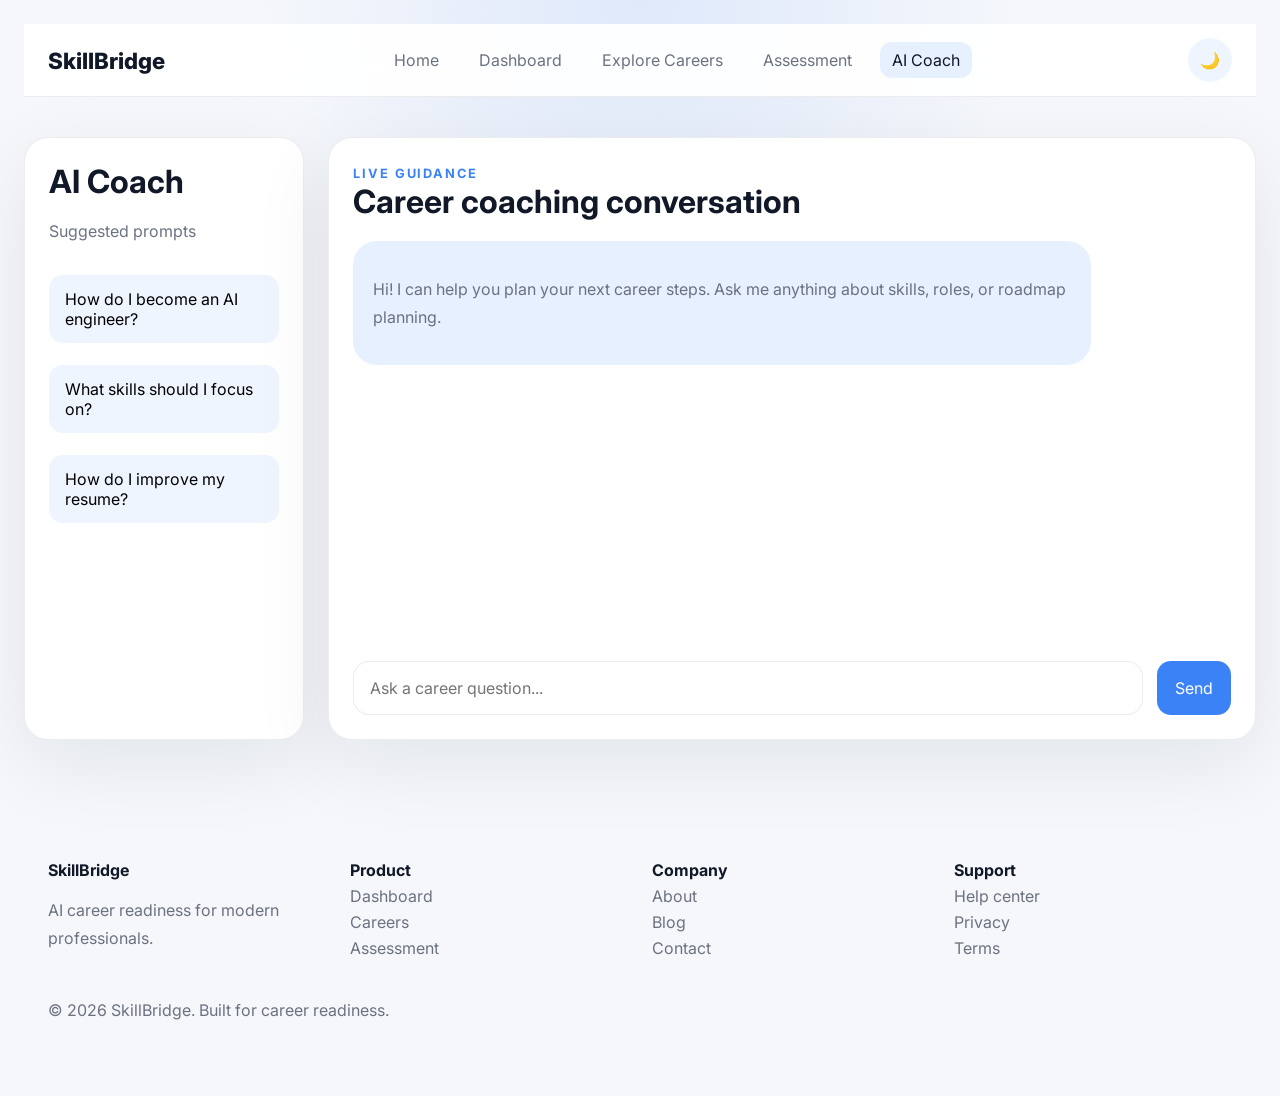
<file: ai-coach.html>
<!DOCTYPE html>
<html lang="en">
<head>
  <meta charset="UTF-8" />
  <meta name="viewport" content="width=device-width, initial-scale=1.0" />
  <title>AI Career Coach | SkillBridge</title>
  <link rel="stylesheet" href="css/style.css" />
  <link rel="stylesheet" href="css/components.css" />
  <link rel="stylesheet" href="css/responsive.css" />
  <link href="https://fonts.googleapis.com/css2?family=Inter:wght@400;500;600;700;800&display=swap" rel="stylesheet" />
</head>
<body>
  <div class="page-shell ai-coach-shell">
    <header class="site-header">
      <div class="brand-group">
        <a href="index.html" class="brand-logo">SkillBridge</a>
      </div>
      <nav class="top-nav">
        <a href="index.html" class="nav-link">Home</a>
        <a href="dashboard.html" class="nav-link">Dashboard</a>
        <a href="careers.html" class="nav-link">Explore Careers</a>
        <a href="assessment.html" class="nav-link">Assessment</a>
        <a href="ai-coach.html" class="nav-link active">AI Coach</a>
      </nav>
      <div class="header-actions">
        <button class="btn btn-icon" id="theme-toggle-ai" aria-label="Toggle theme">🌙</button>
      </div>
    </header>

    <main class="main-content ai-coach-main">
      <section class="section coach-panel">
        <div class="panel chat-sidebar">
          <div class="sidebar-header">
            <h2>AI Coach</h2>
            <p>Suggested prompts</p>
          </div>
          <div class="prompt-list">
            <button class="prompt-btn">How do I become an AI engineer?</button>
            <button class="prompt-btn">What skills should I focus on?</button>
            <button class="prompt-btn">How do I improve my resume?</button>
          </div>
        </div>
        <div class="panel chat-panel">
          <div class="chat-header">
            <div>
              <span class="eyebrow">Live guidance</span>
              <h2>Career coaching conversation</h2>
            </div>
          </div>
          <div class="chat-messages" id="chat-messages">
            <div class="chat-message bot">
              <p>Hi! I can help you plan your next career steps. Ask me anything about skills, roles, or roadmap planning.</p>
            </div>
          </div>
          <form id="chat-form" class="chat-input-row">
            <input type="text" id="chat-input" placeholder="Ask a career question..." autocomplete="off" />
            <button class="btn btn-primary" type="submit">Send</button>
          </form>
        </div>
      </section>
    </main>

    <footer class="site-footer">
      <div class="footer-columns">
        <div>
          <strong>SkillBridge</strong>
          <p>AI career readiness for modern professionals.</p>
        </div>
        <div>
          <h4>Product</h4>
          <a href="dashboard.html">Dashboard</a>
          <a href="careers.html">Careers</a>
          <a href="assessment.html">Assessment</a>
        </div>
        <div>
          <h4>Company</h4>
          <a href="#">About</a>
          <a href="#">Blog</a>
          <a href="#">Contact</a>
        </div>
        <div>
          <h4>Support</h4>
          <a href="#">Help center</a>
          <a href="#">Privacy</a>
          <a href="#">Terms</a>
        </div>
      </div>
      <div class="footer-bottom">
        <p>© 2026 SkillBridge. Built for career readiness.</p>
      </div>
    </footer>
  </div>

  <script src="js/mock-data.js"></script>
  <script src="js/theme.js"></script>
  <script src="js/app.js"></script>
</body>
</html>
</file>
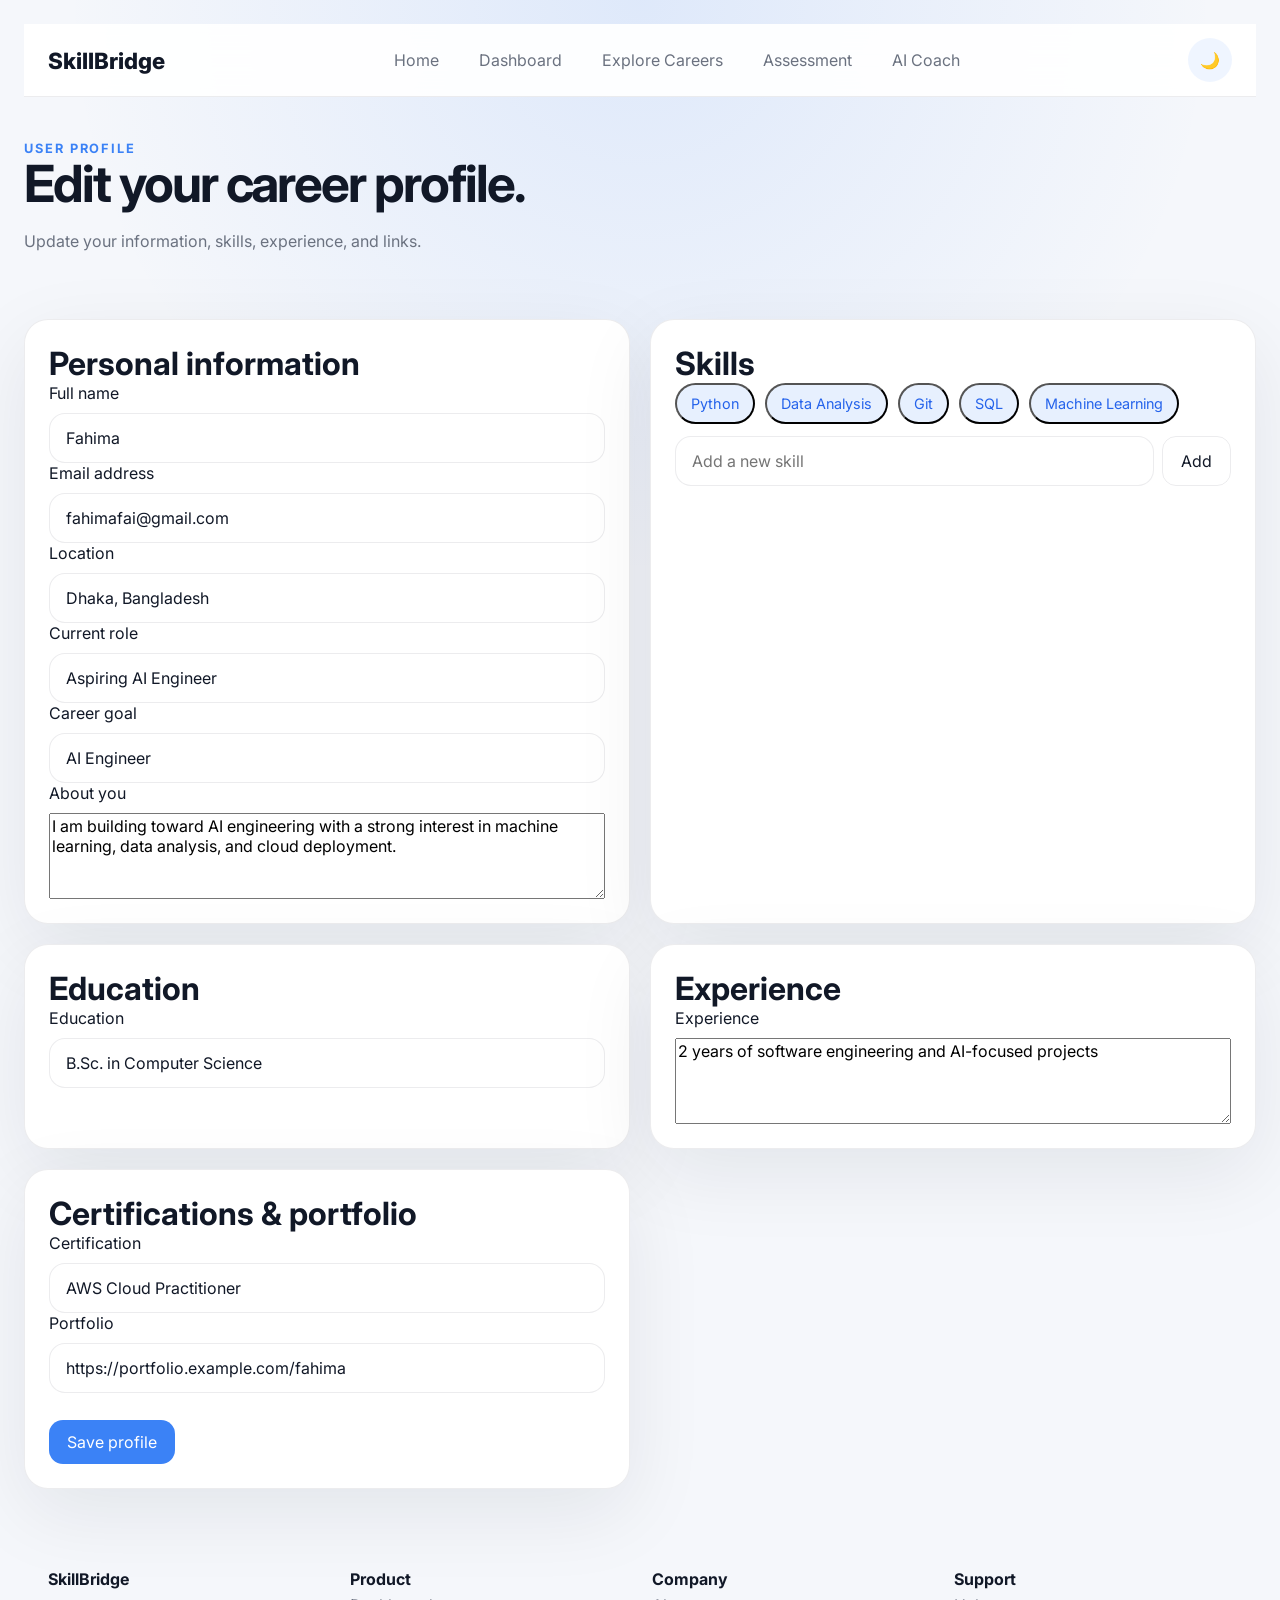
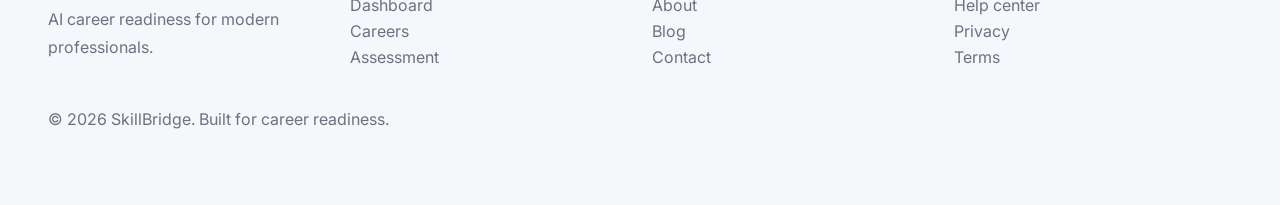
<file: profile.html>
<!DOCTYPE html>
<html lang="en">
<head>
  <meta charset="UTF-8" />
  <meta name="viewport" content="width=device-width, initial-scale=1.0" />
  <title>Profile | SkillBridge</title>
  <link rel="stylesheet" href="css/style.css" />
  <link rel="stylesheet" href="css/components.css" />
  <link rel="stylesheet" href="css/responsive.css" />
  <link href="https://fonts.googleapis.com/css2?family=Inter:wght@400;500;600;700;800&display=swap" rel="stylesheet" />
</head>
<body>
  <div class="page-shell">
    <header class="site-header">
      <div class="brand-group">
        <a href="index.html" class="brand-logo">SkillBridge</a>
      </div>
      <nav class="top-nav">
        <a href="index.html" class="nav-link">Home</a>
        <a href="dashboard.html" class="nav-link">Dashboard</a>
        <a href="careers.html" class="nav-link">Explore Careers</a>
        <a href="assessment.html" class="nav-link">Assessment</a>
        <a href="ai-coach.html" class="nav-link">AI Coach</a>
      </nav>
      <div class="header-actions">
        <button class="btn btn-icon" id="theme-toggle-profile" aria-label="Toggle theme">🌙</button>
      </div>
    </header>

    <main class="main-content profile-page">
      <section class="section">
        <div class="section-heading">
          <span class="eyebrow">User profile</span>
          <h1>Edit your career profile.</h1>
          <p>Update your information, skills, experience, and links.</p>
        </div>
      </section>

      <form id="profile-form" class="profile-grid">
        <div class="panel">
          <h2>Personal information</h2>
          <label>Full name<input id="profile-name" type="text" /></label>
          <label>Email address<input id="profile-email" type="email" /></label>
          <label>Location<input id="profile-location" type="text" /></label>
          <label>Current role<input id="profile-role" type="text" /></label>
          <label>Career goal<input id="profile-goal" type="text" /></label>
          <label>About you<textarea id="profile-about" rows="4"></textarea></label>
        </div>
        <div class="panel">
          <h2>Skills</h2>
          <div id="profile-skill-list" class="tag-grid"></div>
          <div style="display: flex; gap: 8px; margin-top: 12px;">
            <input id="profile-skill-input" type="text" placeholder="Add a new skill" />
            <button id="profile-add-skill" type="button" class="btn btn-ghost">Add</button>
          </div>
        </div>
        <div class="panel">
          <h2>Education</h2>
          <label>Education<input id="profile-education" type="text" /></label>
        </div>
        <div class="panel">
          <h2>Experience</h2>
          <label>Experience<textarea id="profile-experience" rows="4"></textarea></label>
        </div>
        <div class="panel">
          <h2>Certifications & portfolio</h2>
          <label>Certification<input id="profile-certification" type="text" /></label>
          <label>Portfolio<input id="profile-portfolio" type="url" /></label>
          <p id="profile-status" style="margin-top: 12px; color: var(--primary); font-size: 0.95rem;"></p>
          <button type="submit" class="btn btn-primary" style="margin-top: 12px;">Save profile</button>
        </div>
      </form>
    </main>

    <footer class="site-footer">
      <div class="footer-columns">
        <div>
          <strong>SkillBridge</strong>
          <p>AI career readiness for modern professionals.</p>
        </div>
        <div>
          <h4>Product</h4>
          <a href="dashboard.html">Dashboard</a>
          <a href="careers.html">Careers</a>
          <a href="assessment.html">Assessment</a>
        </div>
        <div>
          <h4>Company</h4>
          <a href="#">About</a>
          <a href="#">Blog</a>
          <a href="#">Contact</a>
        </div>
        <div>
          <h4>Support</h4>
          <a href="#">Help center</a>
          <a href="#">Privacy</a>
          <a href="#">Terms</a>
        </div>
      </div>
      <div class="footer-bottom">
        <p>© 2026 SkillBridge. Built for career readiness.</p>
      </div>
    </footer>
  </div>

  <script src="js/mock-data.js"></script>
  <script src="js/theme.js"></script>
  <script src="js/app.js"></script>
</body>
</html>
</file>
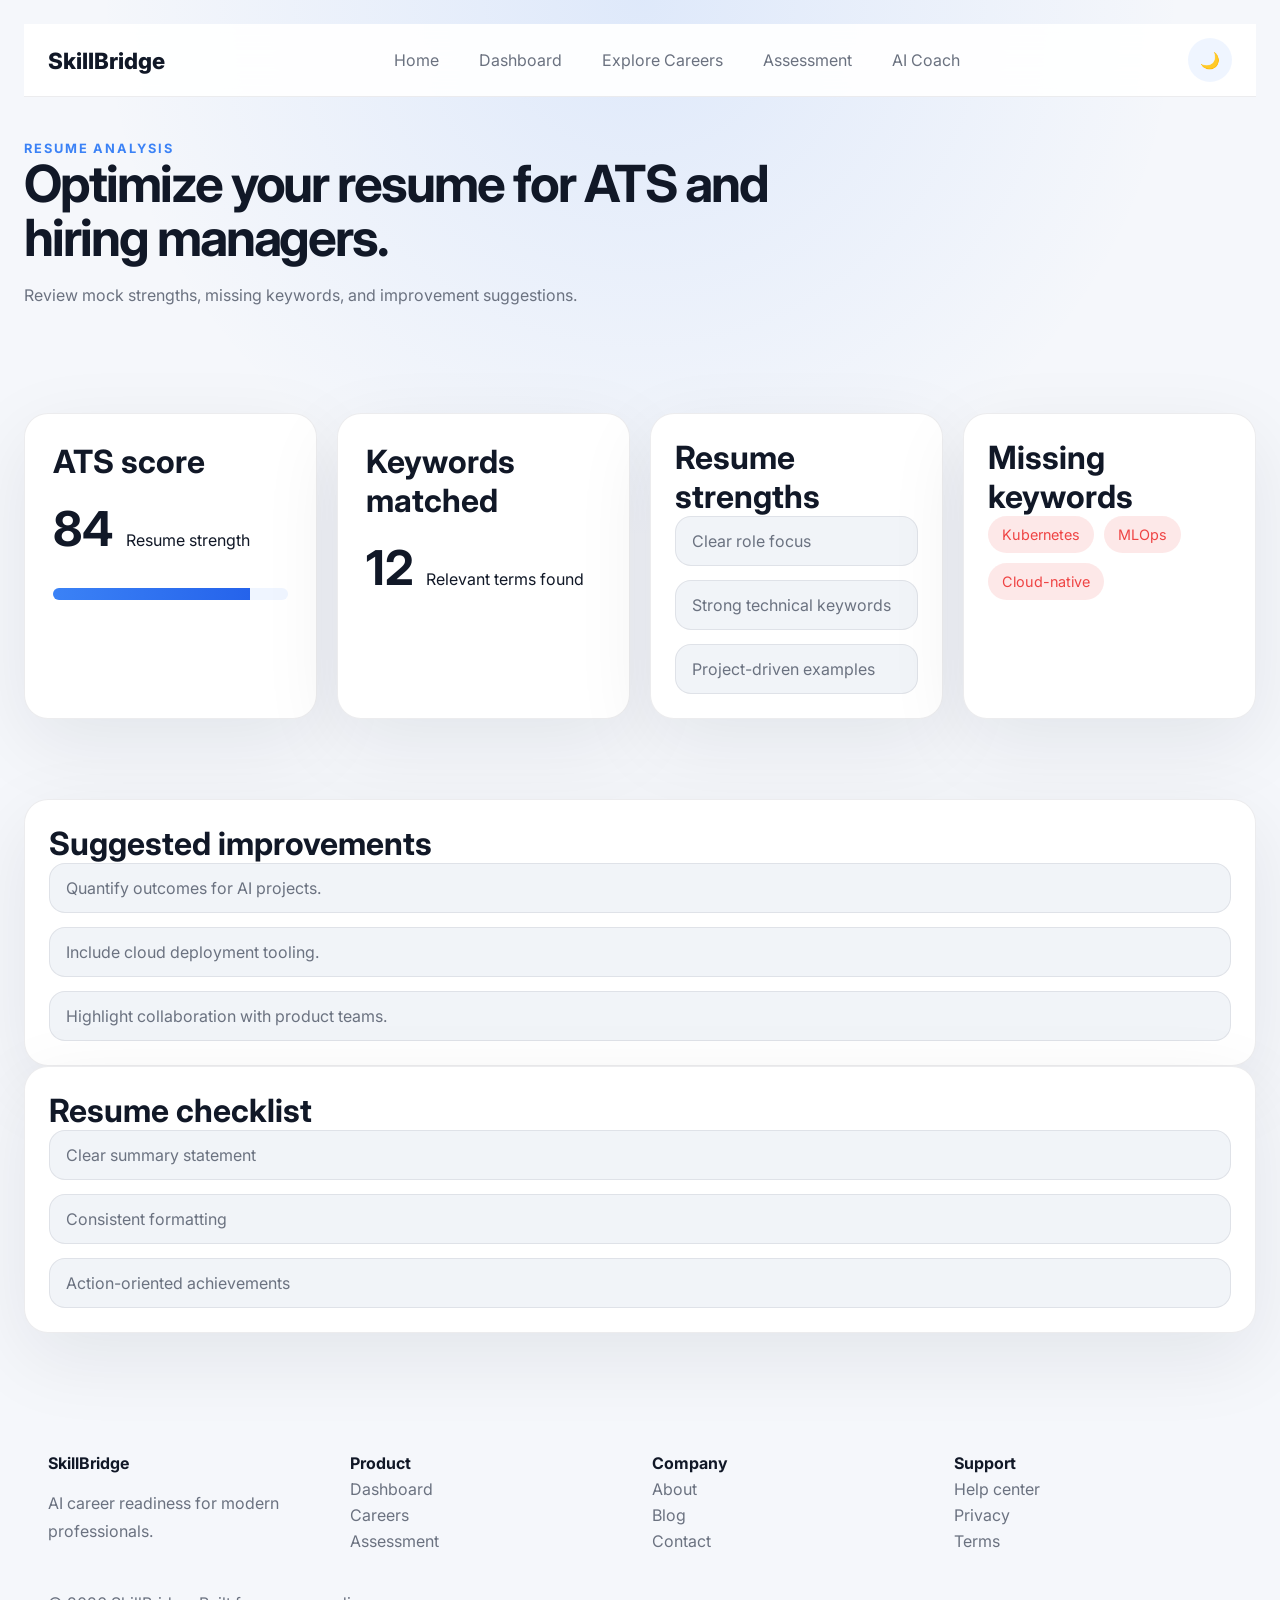
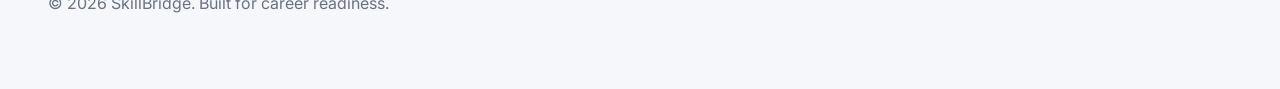
<file: resume-analysis.html>
<!DOCTYPE html>
<html lang="en">
<head>
  <meta charset="UTF-8" />
  <meta name="viewport" content="width=device-width, initial-scale=1.0" />
  <title>Resume Analysis | SkillBridge</title>
  <link rel="stylesheet" href="css/style.css" />
  <link rel="stylesheet" href="css/components.css" />
  <link rel="stylesheet" href="css/responsive.css" />
  <link href="https://fonts.googleapis.com/css2?family=Inter:wght@400;500;600;700;800&display=swap" rel="stylesheet" />
</head>
<body>
  <div class="page-shell">
    <header class="site-header">
      <div class="brand-group">
        <a href="index.html" class="brand-logo">SkillBridge</a>
      </div>
      <nav class="top-nav">
        <a href="index.html" class="nav-link">Home</a>
        <a href="dashboard.html" class="nav-link">Dashboard</a>
        <a href="careers.html" class="nav-link">Explore Careers</a>
        <a href="assessment.html" class="nav-link">Assessment</a>
        <a href="ai-coach.html" class="nav-link">AI Coach</a>
      </nav>
      <div class="header-actions">
        <button class="btn btn-icon" id="theme-toggle-resume" aria-label="Toggle theme">🌙</button>
      </div>
    </header>

    <main class="main-content">
      <section class="section">
        <div class="section-heading">
          <span class="eyebrow">Resume analysis</span>
          <h1>Optimize your resume for ATS and hiring managers.</h1>
          <p>Review mock strengths, missing keywords, and improvement suggestions.</p>
        </div>
      </section>

      <section class="section result-grid">
        <div class="panel score-card">
          <h2>ATS score</h2>
          <div class="score-display">
            <strong>84</strong>
            <span>Resume strength</span>
          </div>
          <div class="progress-bar"><div class="progress-fill" style="width: 84%"></div></div>
        </div>
        <div class="panel score-card">
          <h2>Keywords matched</h2>
          <div class="score-display">
            <strong>12</strong>
            <span>Relevant terms found</span>
          </div>
        </div>
        <div class="panel">
          <h2>Resume strengths</h2>
          <ul class="simple-list">
            <li>Clear role focus</li>
            <li>Strong technical keywords</li>
            <li>Project-driven examples</li>
          </ul>
        </div>
        <div class="panel">
          <h2>Missing keywords</h2>
          <div class="tag-grid"><span class="skill-tag missing">Kubernetes</span><span class="skill-tag missing">MLOps</span><span class="skill-tag missing">Cloud-native</span></div>
        </div>
      </section>

      <section class="section feedback-card">
        <div class="panel">
          <h2>Suggested improvements</h2>
          <ul class="simple-list">
            <li>Quantify outcomes for AI projects.</li>
            <li>Include cloud deployment tooling.</li>
            <li>Highlight collaboration with product teams.</li>
          </ul>
        </div>
        <div class="panel">
          <h2>Resume checklist</h2>
          <ul class="simple-list">
            <li>Clear summary statement</li>
            <li>Consistent formatting</li>
            <li>Action-oriented achievements</li>
          </ul>
        </div>
      </section>
    </main>

    <footer class="site-footer">
      <div class="footer-columns">
        <div>
          <strong>SkillBridge</strong>
          <p>AI career readiness for modern professionals.</p>
        </div>
        <div>
          <h4>Product</h4>
          <a href="dashboard.html">Dashboard</a>
          <a href="careers.html">Careers</a>
          <a href="assessment.html">Assessment</a>
        </div>
        <div>
          <h4>Company</h4>
          <a href="#">About</a>
          <a href="#">Blog</a>
          <a href="#">Contact</a>
        </div>
        <div>
          <h4>Support</h4>
          <a href="#">Help center</a>
          <a href="#">Privacy</a>
          <a href="#">Terms</a>
        </div>
      </div>
      <div class="footer-bottom">
        <p>© 2026 SkillBridge. Built for career readiness.</p>
      </div>
    </footer>
  </div>

  <script src="js/theme.js"></script>
</body>
</html>
</file>
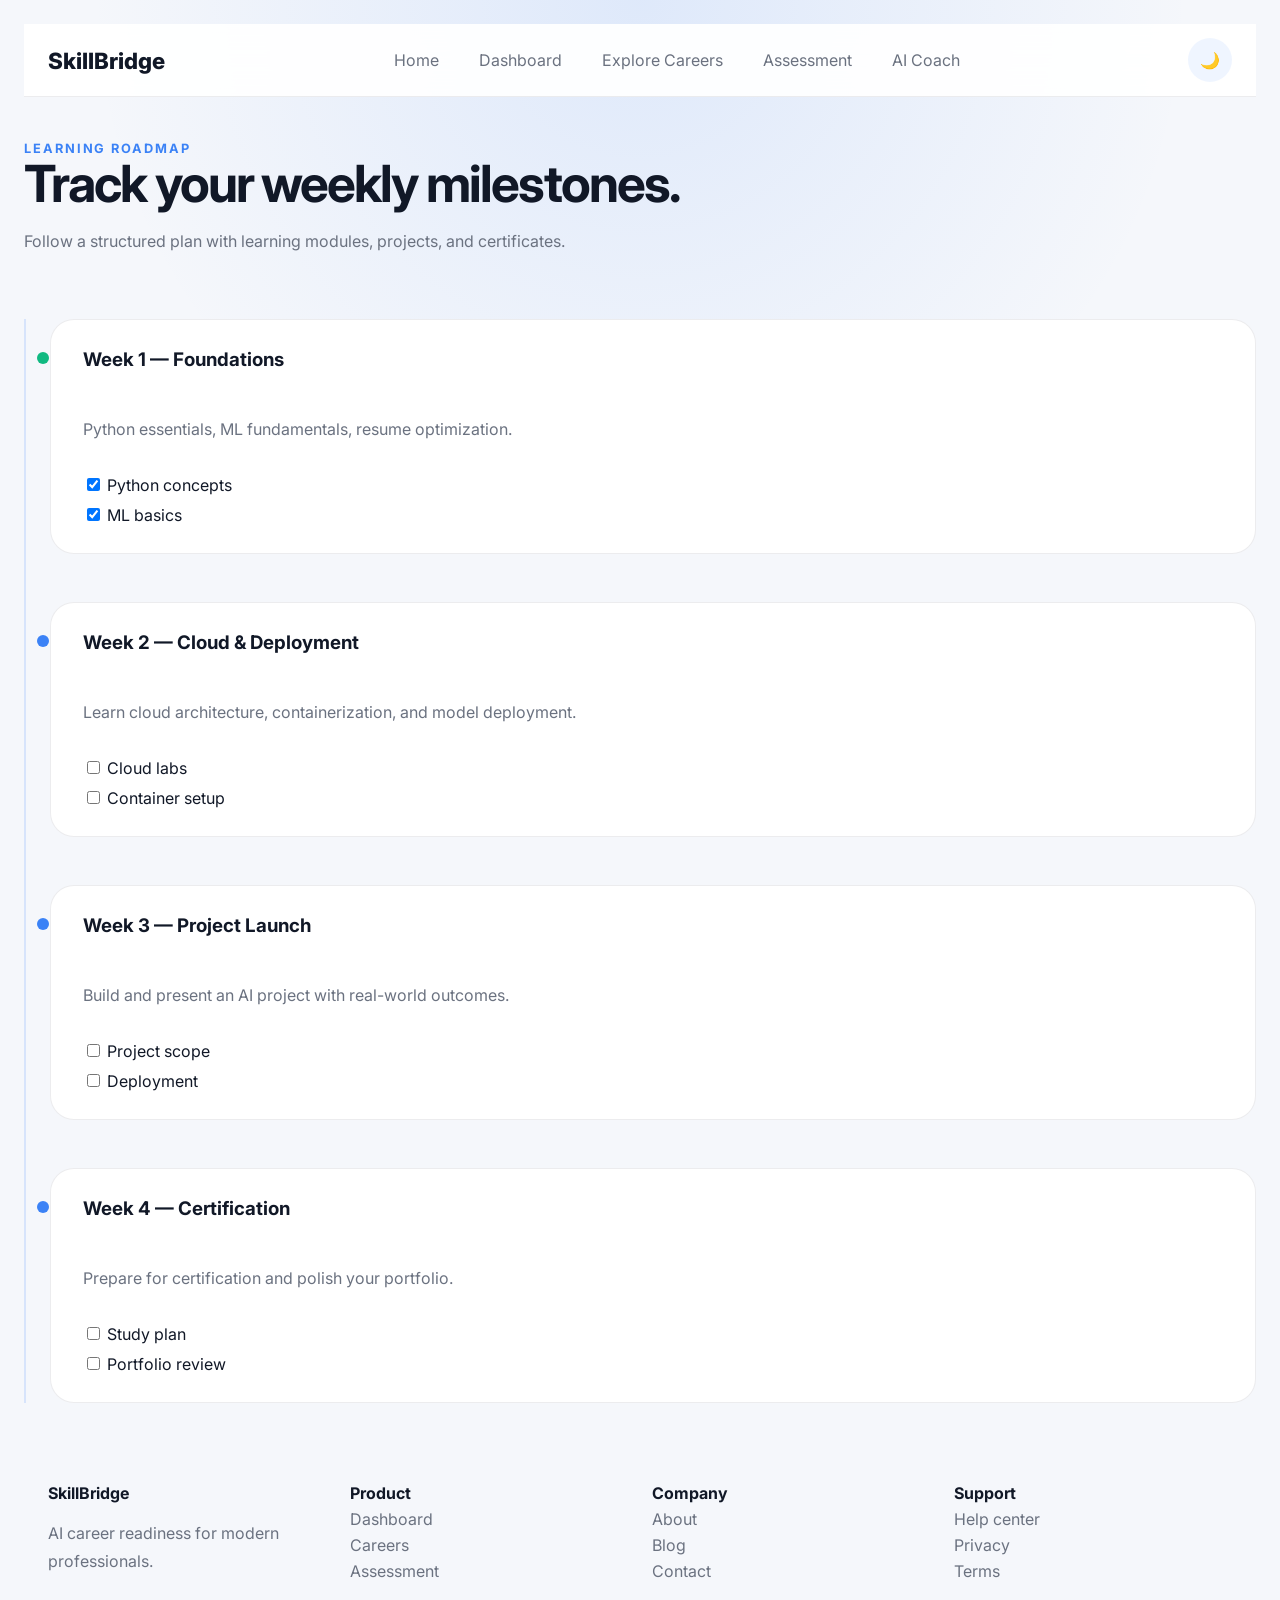
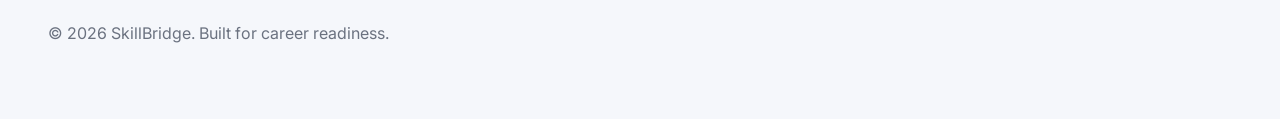
<file: roadmap.html>
<!DOCTYPE html>
<html lang="en">
<head>
  <meta charset="UTF-8" />
  <meta name="viewport" content="width=device-width, initial-scale=1.0" />
  <title>Learning Roadmap | SkillBridge</title>
  <link rel="stylesheet" href="css/style.css" />
  <link rel="stylesheet" href="css/components.css" />
  <link rel="stylesheet" href="css/responsive.css" />
  <link href="https://fonts.googleapis.com/css2?family=Inter:wght@400;500;600;700;800&display=swap" rel="stylesheet" />
</head>
<body>
  <div class="page-shell">
    <header class="site-header">
      <div class="brand-group">
        <a href="index.html" class="brand-logo">SkillBridge</a>
      </div>
      <nav class="top-nav">
        <a href="index.html" class="nav-link">Home</a>
        <a href="dashboard.html" class="nav-link">Dashboard</a>
        <a href="careers.html" class="nav-link">Explore Careers</a>
        <a href="assessment.html" class="nav-link">Assessment</a>
        <a href="ai-coach.html" class="nav-link">AI Coach</a>
      </nav>
      <div class="header-actions">
        <button class="btn btn-icon" id="theme-toggle-roadmap" aria-label="Toggle theme">🌙</button>
      </div>
    </header>

    <main class="main-content">
      <section class="section">
        <div class="section-heading">
          <span class="eyebrow">Learning roadmap</span>
          <h1>Track your weekly milestones.</h1>
          <p>Follow a structured plan with learning modules, projects, and certificates.</p>
        </div>
      </section>

      <section class="timeline-panel">
        <div class="timeline-item completed">
          <div class="timeline-marker"></div>
          <div class="timeline-content">
            <h3>Week 1 — Foundations</h3>
            <p>Python essentials, ML fundamentals, resume optimization.</p>
            <div class="checkbox-row"><label><input type="checkbox" checked /> Python concepts</label><label><input type="checkbox" checked /> ML basics</label></div>
          </div>
        </div>
        <div class="timeline-item active">
          <div class="timeline-marker"></div>
          <div class="timeline-content">
            <h3>Week 2 — Cloud & Deployment</h3>
            <p>Learn cloud architecture, containerization, and model deployment.</p>
            <div class="checkbox-row"><label><input type="checkbox" /> Cloud labs</label><label><input type="checkbox" /> Container setup</label></div>
          </div>
        </div>
        <div class="timeline-item">
          <div class="timeline-marker"></div>
          <div class="timeline-content">
            <h3>Week 3 — Project Launch</h3>
            <p>Build and present an AI project with real-world outcomes.</p>
            <div class="checkbox-row"><label><input type="checkbox" /> Project scope</label><label><input type="checkbox" /> Deployment</label></div>
          </div>
        </div>
        <div class="timeline-item">
          <div class="timeline-marker"></div>
          <div class="timeline-content">
            <h3>Week 4 — Certification</h3>
            <p>Prepare for certification and polish your portfolio.</p>
            <div class="checkbox-row"><label><input type="checkbox" /> Study plan</label><label><input type="checkbox" /> Portfolio review</label></div>
          </div>
        </div>
      </section>
    </main>

    <footer class="site-footer">
      <div class="footer-columns">
        <div>
          <strong>SkillBridge</strong>
          <p>AI career readiness for modern professionals.</p>
        </div>
        <div>
          <h4>Product</h4>
          <a href="dashboard.html">Dashboard</a>
          <a href="careers.html">Careers</a>
          <a href="assessment.html">Assessment</a>
        </div>
        <div>
          <h4>Company</h4>
          <a href="#">About</a>
          <a href="#">Blog</a>
          <a href="#">Contact</a>
        </div>
        <div>
          <h4>Support</h4>
          <a href="#">Help center</a>
          <a href="#">Privacy</a>
          <a href="#">Terms</a>
        </div>
      </div>
      <div class="footer-bottom">
        <p>© 2026 SkillBridge. Built for career readiness.</p>
      </div>
    </footer>
  </div>

  <script src="js/theme.js"></script>
</body>
</html>
</file>
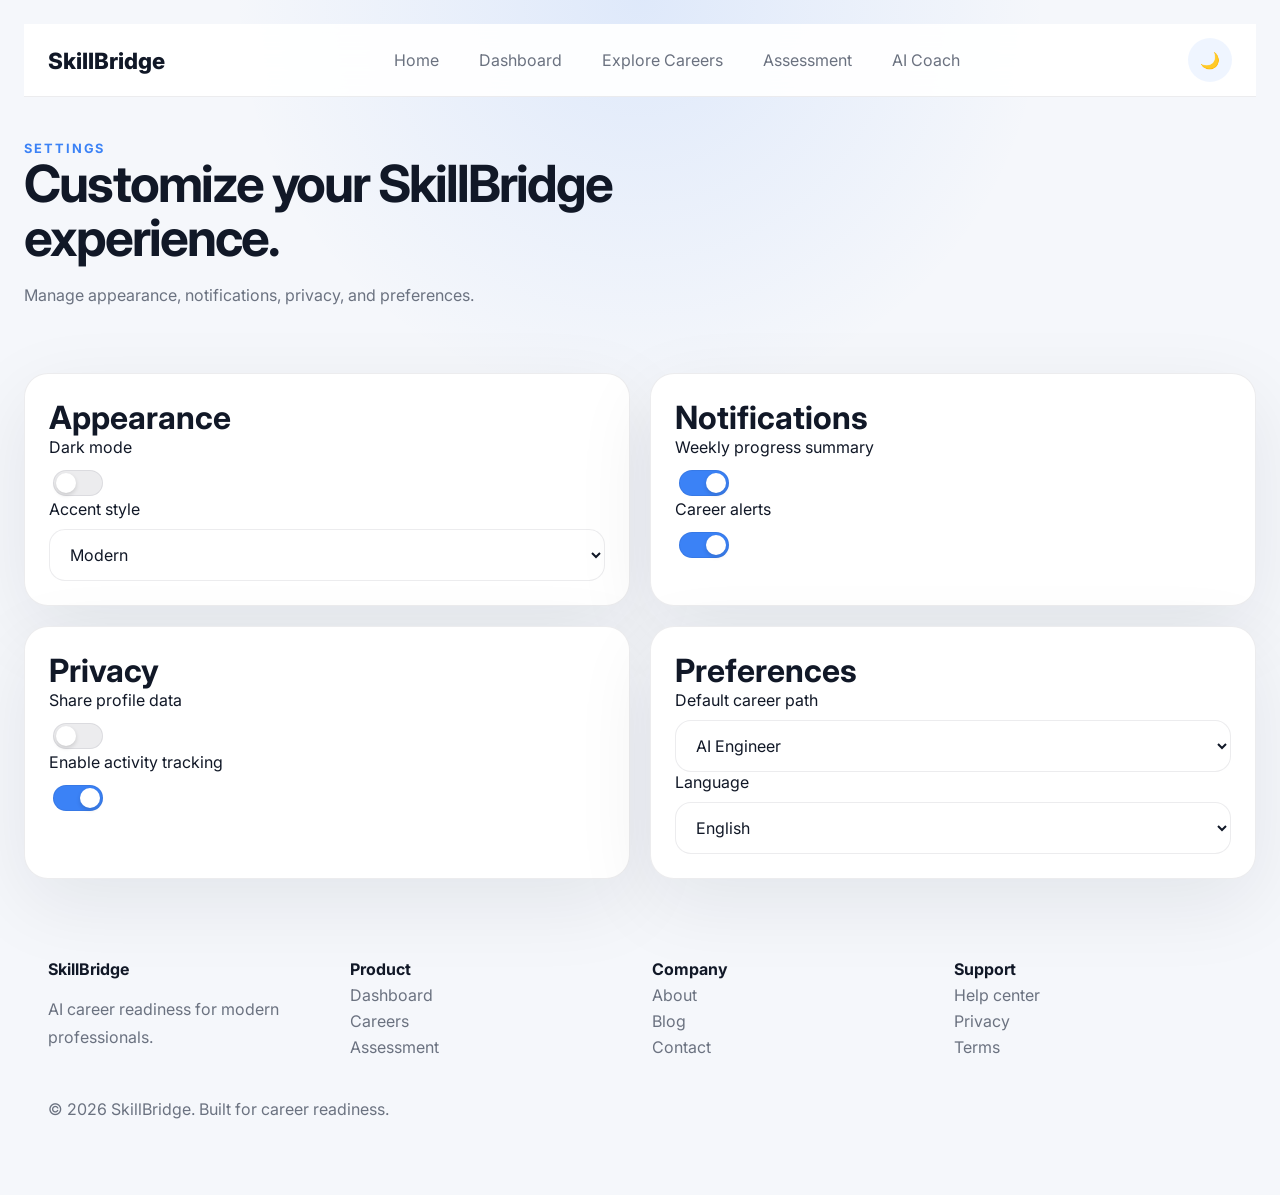
<file: settings.html>
<!DOCTYPE html>
<html lang="en">
<head>
  <meta charset="UTF-8" />
  <meta name="viewport" content="width=device-width, initial-scale=1.0" />
  <title>Settings | SkillBridge</title>
  <link rel="stylesheet" href="css/style.css" />
  <link rel="stylesheet" href="css/components.css" />
  <link rel="stylesheet" href="css/responsive.css" />
  <link href="https://fonts.googleapis.com/css2?family=Inter:wght@400;500;600;700;800&display=swap" rel="stylesheet" />
</head>
<body>
  <div class="page-shell">
    <header class="site-header">
      <div class="brand-group">
        <a href="index.html" class="brand-logo">SkillBridge</a>
      </div>
      <nav class="top-nav">
        <a href="index.html" class="nav-link">Home</a>
        <a href="dashboard.html" class="nav-link">Dashboard</a>
        <a href="careers.html" class="nav-link">Explore Careers</a>
        <a href="assessment.html" class="nav-link">Assessment</a>
        <a href="ai-coach.html" class="nav-link">AI Coach</a>
      </nav>
      <div class="header-actions">
        <button class="btn btn-icon" id="theme-toggle-settings" aria-label="Toggle theme">🌙</button>
      </div>
    </header>

    <main class="main-content settings-page">
      <section class="section">
        <div class="section-heading">
          <span class="eyebrow">Settings</span>
          <h1>Customize your SkillBridge experience.</h1>
          <p>Manage appearance, notifications, privacy, and preferences.</p>
        </div>
      </section>

      <section class="settings-grid">
        <div class="panel">
          <h2>Appearance</h2>
          <label class="toggle-row"><span>Dark mode</span><input type="checkbox" id="settings-theme-toggle" /></label>
          <label>Accent style<select><option>Modern</option><option>Minimal</option></select></label>
        </div>
        <div class="panel">
          <h2>Notifications</h2>
          <label class="toggle-row"><span>Weekly progress summary</span><input type="checkbox" checked /></label>
          <label class="toggle-row"><span>Career alerts</span><input type="checkbox" checked /></label>
        </div>
        <div class="panel">
          <h2>Privacy</h2>
          <label class="toggle-row"><span>Share profile data</span><input type="checkbox" /></label>
          <label class="toggle-row"><span>Enable activity tracking</span><input type="checkbox" checked /></label>
        </div>
        <div class="panel">
          <h2>Preferences</h2>
          <label>Default career path<select><option>AI Engineer</option><option>Frontend Developer</option><option>Product Manager</option></select></label>
          <label>Language<select><option>English</option><option>Spanish</option></select></label>
        </div>
      </section>
    </main>

    <footer class="site-footer">
      <div class="footer-columns">
        <div>
          <strong>SkillBridge</strong>
          <p>AI career readiness for modern professionals.</p>
        </div>
        <div>
          <h4>Product</h4>
          <a href="dashboard.html">Dashboard</a>
          <a href="careers.html">Careers</a>
          <a href="assessment.html">Assessment</a>
        </div>
        <div>
          <h4>Company</h4>
          <a href="#">About</a>
          <a href="#">Blog</a>
          <a href="#">Contact</a>
        </div>
        <div>
          <h4>Support</h4>
          <a href="#">Help center</a>
          <a href="#">Privacy</a>
          <a href="#">Terms</a>
        </div>
      </div>
      <div class="footer-bottom">
        <p>© 2026 SkillBridge. Built for career readiness.</p>
      </div>
    </footer>
  </div>

  <script src="js/theme.js"></script>
</body>
</html>
</file>
<file: css/style.css>
:root {
  color-scheme: light;
  --bg: #f5f7fb;
  --surface: #ffffff;
  --surface-strong: #f1f4f8;
  --text: #111827;
  --muted: #6b7280;
  --border: rgba(15, 23, 42, 0.08);
  --primary: #3b82f6;
  --primary-strong: #2563eb;
  --success: #10b981;
  --danger: #ef4444;
  --shadow: 0 24px 80px rgba(15, 23, 42, 0.08);
  --radius: 24px;
  font-family: 'Inter', system-ui, -apple-system, BlinkMacSystemFont, 'Segoe UI', sans-serif;
}

.dark {
  color-scheme: dark;
  --bg: #0e1726;
  --surface: #111827;
  --surface-strong: #17233d;
  --text: #f8fafc;
  --muted: #94a3b8;
  --border: rgba(148, 163, 184, 0.16);
  --primary: #60a5fa;
  --primary-strong: #3b82f6;
  --success: #34d399;
  --danger: #f87171;
  --shadow: 0 24px 80px rgba(15, 23, 42, 0.55);
}

* {
  box-sizing: border-box;
}

html {
  scroll-behavior: smooth;
}

body {
  margin: 0;
  background: radial-gradient(circle at top, rgba(59, 130, 246, 0.12), transparent 30%), var(--bg);
  color: var(--text);
  min-height: 100vh;
  padding-top: 0;
}

button,
input,
select,
textarea {
  font: inherit;
}

a {
  color: inherit;
  text-decoration: none;
}

.page-shell,
.dashboard-shell {
  max-width: 1320px;
  margin: 0 auto;
  padding: 24px;
}

.site-header {
  display: flex;
  align-items: center;
  justify-content: space-between;
  gap: 16px;
  padding: 14px 24px;
  position: sticky;
  top: 0;
  z-index: 10;
  margin: 0;
  width: 100%;
  background: rgba(255, 255, 255, 0.92);
  backdrop-filter: blur(18px);
  border-bottom: 1px solid var(--border);
}

.dark .site-header {
  background: rgba(15, 23, 42, 0.9);
}

.brand-group {
  display: flex;
  flex-direction: column;
  gap: 4px;
}

.brand-logo {
  color: var(--text);
  font-size: 1.4rem;
  font-weight: 800;
}

.brand-tag {
  color: var(--muted);
  font-size: 0.95rem;
}

.top-nav,
.sidebar-nav {
  display: flex;
  align-items: center;
  gap: 16px;
  flex-wrap: wrap;
}

.nav-link,
.sidebar-link {
  color: var(--muted);
  padding: 8px 12px;
  border-radius: 12px;
}

.nav-link.active,
.sidebar-link.active {
  color: var(--text);
  background: rgba(59, 130, 246, 0.12);
}

.header-actions {
  display: flex;
  gap: 12px;
  align-items: center;
}

.btn {
  border: none;
  border-radius: 14px;
  padding: 12px 18px;
  cursor: pointer;
  transition: transform 0.2s ease, background-color 0.25s ease, color 0.25s ease;
}

.btn:hover {
  transform: translateY(-1px);
}

.btn-primary {
  background: var(--primary);
  color: #fff;
}

.btn-secondary {
  background: rgba(59, 130, 246, 0.08);
  color: var(--text);
}

.btn-icon {
  display: inline-flex;
  align-items: center;
  justify-content: center;
  width: 44px;
  height: 44px;
  padding: 0;
  border-radius: 50%;
  background: rgba(59, 130, 246, 0.08);
}

.btn-icon:hover {
  background: rgba(59, 130, 246, 0.16);
}

.btn-ghost {
  background: transparent;
  color: var(--text);
  border: 1px solid var(--border);
}

.hero-panel {
  display: grid;
  grid-template-columns: minmax(0, 1.1fr) minmax(320px, 0.9fr);
  gap: 32px;
  align-items: center;
  padding: 48px 0;
}

.hero-copy {
  max-width: 680px;
}

.eyebrow {
  text-transform: uppercase;
  font-size: 0.8rem;
  letter-spacing: 0.15em;
  color: var(--primary);
  font-weight: 700;
}

h1,
h2,
h3,
h4 {
  margin: 0;
}

h1 {
  font-size: clamp(2.4rem, 4vw, 3.6rem);
  line-height: 1.05;
  letter-spacing: -0.04em;
}

h2 {
  font-size: 2rem;
}

p {
  color: var(--muted);
  line-height: 1.75;
}

.hero-actions {
  display: flex;
  flex-wrap: wrap;
  gap: 14px;
  margin: 28px 0;
}

.hero-stat-grid,
.feature-grid,
.process-grid,
.category-grid,
.benefits-grid,
.testimonial-grid,
.faq-grid,
.timeline-panel,
.result-grid,
.ai-cards-grid,
.settings-grid,
.profile-grid {
  display: grid;
  gap: 20px;
}

.hero-stat-grid {
  grid-template-columns: repeat(3, minmax(0, 1fr));
}

.stat-card,
.feature-card,
.process-step,
.category-card,
.benefit-card,
.testimonial-card,
.faq-item,
.panel,
.ai-card,
.detail-card,
.score-card {
  background: var(--surface);
  border: 1px solid var(--border);
  border-radius: var(--radius);
  box-shadow: var(--shadow);
  padding: 24px;
}

.stat-card strong,
.feature-card h3,
.benefit-card h3,
.insight-item h3,
.accordion-title,
.score-display strong,
.comparison-grid strong,
.timeline-item h3 {
  display: block;
  margin-bottom: 12px;
}

.visual-card {
  min-height: 420px;
  display: flex;
  flex-direction: column;
  justify-content: space-between;
}

.glass-card {
  background: rgba(255, 255, 255, 0.75);
  border: 1px solid rgba(255, 255, 255, 0.5);
  backdrop-filter: blur(22px);
}

.dark .glass-card {
  background: rgba(15, 23, 42, 0.72);
}

.visual-header {
  display: flex;
  justify-content: space-between;
  align-items: center;
  gap: 12px;
}

.chip {
  display: inline-flex;
  align-items: center;
  justify-content: center;
  padding: 8px 12px;
  background: rgba(59, 130, 246, 0.12);
  border-radius: 999px;
  color: var(--primary-strong);
  font-size: 0.85rem;
  font-weight: 700;
}

.chart-mock {
  border-radius: 24px;
  min-height: 240px;
  background: linear-gradient(180deg, rgba(96, 165, 250, 0.12), transparent 70%);
}

.visual-meta {
  display: grid;
  grid-template-columns: repeat(2, minmax(0, 1fr));
  gap: 16px;
}

.section {
  padding: 40px 0;
}

.section-heading {
  max-width: 760px;
  margin-bottom: 24px;
}

.feature-grid {
  grid-template-columns: repeat(2, minmax(0, 1fr));
}

.process-grid {
  grid-template-columns: repeat(4, minmax(0, 1fr));
}

.process-step {
  text-align: left;
}

.step-number {
  display: inline-flex;
  width: 40px;
  height: 40px;
  align-items: center;
  justify-content: center;
  border-radius: 14px;
  background: rgba(59, 130, 246, 0.12);
  color: var(--primary-strong);
  font-weight: 700;
  margin-bottom: 16px;
}

.category-grid {
  grid-template-columns: repeat(3, minmax(0, 1fr));
}

.category-card {
  display: flex;
  align-items: center;
  justify-content: center;
  min-height: 120px;
  font-weight: 700;
}

.benefits-grid {
  grid-template-columns: repeat(3, minmax(0, 1fr));
}

.testimonial-grid {
  grid-template-columns: repeat(3, minmax(0, 1fr));
}

.faq-grid {
  grid-template-columns: repeat(3, minmax(0, 1fr));
}

.cta-panel {
  display: flex;
  align-items: center;
  justify-content: space-between;
  gap: 26px;
  padding: 32px;
}

.cta-copy h2 {
  margin: 0;
}

.site-footer {
  margin-top: 48px;
  padding: 32px 24px;
}

.footer-columns {
  display: grid;
  grid-template-columns: repeat(4, minmax(0, 1fr));
  gap: 24px;
}

.footer-columns a {
  display: block;
  color: var(--muted);
  margin: 6px 0;
}

.footer-bottom {
  margin-top: 28px;
  color: var(--muted);
}

.search-panel {
  display: flex;
  gap: 16px;
  max-width: 720px;
  margin-top: 16px;
}

.search-panel input,
.search-panel select,
.settings-page input[type="url"],
.settings-page select,
.profile-page input,
.assessment-page input,
.assessment-page select {
  width: 100%;
  border: 1px solid var(--border);
  border-radius: 16px;
  padding: 14px 16px;
  background: var(--surface);
  color: var(--text);
}

.search-panel input:focus,
.search-panel select:focus,
.assessment-page input:focus,
.assessment-page select:focus,
.profile-page input:focus {
  outline: none;
  border-color: var(--primary);
}

.career-grid {
  grid-template-columns: repeat(3, minmax(0, 1fr));
}

.career-card {
  background: var(--surface);
  border: 1px solid var(--border);
  border-radius: 26px;
  padding: 28px;
  display: flex;
  flex-direction: column;
  justify-content: space-between;
}

.career-meta {
  display: flex;
  align-items: center;
  justify-content: space-between;
  gap: 18px;
  margin-top: 18px;
  color: var(--muted);
  font-size: 0.95rem;
}

.career-card h3 {
  margin-bottom: 10px;
}

.career-card p {
  margin: 0 0 18px;
}

.tag-grid {
  display: flex;
  flex-wrap: wrap;
  gap: 10px;
}

.skill-tag {
  padding: 10px 14px;
  border-radius: 999px;
  background: rgba(59, 130, 246, 0.12);
  color: var(--primary-strong);
  font-size: 0.9rem;
}

.skill-tag.missing {
  background: rgba(239, 68, 68, 0.12);
  color: var(--danger);
}

.link-button {
  color: var(--primary-strong);
  font-weight: 700;
}

.panel-large {
  grid-column: span 2;
}

.gap-grid {
  display: grid;
  gap: 20px;
}

.gap-item {
  display: grid;
  gap: 14px;
}

.progress-bar {
  background: rgba(59, 130, 246, 0.08);
  border-radius: 999px;
  height: 12px;
  overflow: hidden;
}

.progress-fill {
  background: linear-gradient(90deg, var(--primary), var(--primary-strong));
  min-width: 8px;
  height: 100%;
  transition: width 0.5s ease;
}

.roadmap-list,
.simple-list,
.activity-list {
  list-style: none;
  margin: 0;
  padding: 0;
  display: grid;
  gap: 14px;
}

.activity-list li,
.simple-list li {
  color: var(--muted);
}

.ai-cards-grid {
  grid-template-columns: repeat(3, minmax(0, 1fr));
}

.ai-card {
  min-height: 210px;
}

.primary-card,
.panel {
  overflow: hidden;
}

.result-grid {
  grid-template-columns: repeat(4, minmax(0, 1fr));
}

.score-card {
  padding: 28px;
}

.score-display {
  display: flex;
  align-items: baseline;
  gap: 12px;
  margin: 18px 0;
}

.score-display strong {
  font-size: 3rem;
}

.timeline-panel {
  position: relative;
  padding-left: 24px;
  border-left: 2px solid rgba(59, 130, 246, 0.16);
}

.timeline-item {
  position: relative;
  padding: 28px 24px 28px 32px;
  background: var(--surface);
  border-radius: var(--radius);
  border: 1px solid var(--border);
}

.timeline-item + .timeline-item {
  margin-top: 28px;
}

.timeline-item::before {
  content: '';
  position: absolute;
  left: -14px;
  top: 32px;
  width: 12px;
  height: 12px;
  border-radius: 50%;
  background: var(--primary);
}

.timeline-item.completed::before {
  background: var(--success);
}

.timeline-content {
  display: grid;
  gap: 16px;
}

.checkbox-row {
  display: grid;
  gap: 10px;
}

.chat-panel,
.chat-sidebar {
  background: var(--surface);
  border: 1px solid var(--border);
  border-radius: var(--radius);
  padding: 24px;
}

.coach-panel {
  display: grid;
  grid-template-columns: 280px minmax(0, 1fr);
  gap: 24px;
}

.detail-panels {
  display: grid;
  grid-template-columns: repeat(3, minmax(0, 1fr));
  gap: 24px;
}

.comparison-panel {
  display: grid;
  grid-template-columns: repeat(2, minmax(0, 1fr));
  gap: 24px;
}

.roadmap-panel {
  display: grid;
  grid-template-columns: repeat(2, minmax(0, 1fr));
  gap: 24px;
}

.feedback-grid {
  display: grid;
  grid-template-columns: repeat(2, minmax(0, 1fr));
  gap: 24px;
}

.chat-sidebar .prompt-btn {
  width: 100%;
  text-align: left;
  background: rgba(59, 130, 246, 0.08);
  border: none;
  border-radius: 14px;
  padding: 14px 16px;
  margin-bottom: 10px;
  cursor: pointer;
}

.chat-messages {
  min-height: 420px;
  display: flex;
  flex-direction: column;
  gap: 14px;
  padding-bottom: 14px;
}

.chat-message {
  max-width: 84%;
  padding: 18px 20px;
  border-radius: 24px;
  line-height: 1.7;
}

.chat-message.bot {
  background: rgba(59, 130, 246, 0.12);
  align-self: flex-start;
}

.chat-message.user {
  background: rgba(59, 130, 246, 0.18);
  align-self: flex-end;
}

.chat-input-row {
  display: grid;
  grid-template-columns: 1fr auto;
  gap: 14px;
  margin-top: auto;
}

.chat-input-row input {
  border-radius: 16px;
  padding: 16px;
  border: 1px solid var(--border);
}

.profile-page label,
.settings-grid label,
.assessment-page label {
  display: grid;
  gap: 10px;
}

.profile-grid {
  grid-template-columns: repeat(2, minmax(0, 1fr));
}

.settings-grid {
  grid-template-columns: repeat(2, minmax(0, 1fr));
}

.toggle-row {
  display: flex;
  justify-content: space-between;
  align-items: center;
  gap: 12px;
}

footer {
  background: transparent;
}

@media (max-width: 1100px) {
  .hero-panel,
  .coach-panel,
  .dashboard-grid,
  .feature-grid,
  .process-grid,
  .category-grid,
  .benefits-grid,
  .testimonial-grid,
  .faq-grid,
  .career-grid,
  .ai-cards-grid,
  .result-grid,
  .timeline-panel,
  .profile-grid,
  .settings-grid,
  .detail-panels,
  .comparison-panel,
  .roadmap-panel,
  .feedback-grid {
    grid-template-columns: 1fr;
  }

  .section {
    padding: 28px 0;
  }

  .cta-panel {
    flex-direction: column;
    align-items: stretch;
  }
}

.sidebar-open {
  transform: translateX(0);
}

.sidebar {
  transition: transform 0.25s ease;
}

@media (max-width: 900px) {
  .dashboard-shell {
    grid-template-columns: 1fr;
  }

  .sidebar {
    position: fixed;
    left: 0;
    top: 0;
    bottom: 0;
    width: 280px;
    transform: translateX(-110%);
    z-index: 20;
    box-shadow: 0 24px 80px rgba(15, 23, 42, 0.2);
    background: var(--surface);
  }

  .dashboard-content {
    padding-left: 0;
  }
}

@media (max-width: 720px) {
  .site-header {
    flex-direction: column;
    align-items: flex-start;
  }

  .header-actions,
  .top-nav,
  .search-panel {
    width: 100%;
    justify-content: flex-start;
  }

  .site-header,
  .page-shell,
  .dashboard-shell {
    padding: 18px;
  }
}
</file>
<file: css/components.css>
.form-step {
  display: none;
  background: var(--surface);
  border: 1px solid var(--border);
  border-radius: var(--radius);
  padding: 28px;
  box-shadow: var(--shadow);
}

.form-step.active {
  display: grid;
  gap: 24px;
}

.form-progress {
  height: 12px;
  border-radius: 999px;
  background: rgba(59, 130, 246, 0.08);
  margin-bottom: 24px;
  overflow: hidden;
  --progress: 20%;
}

.form-progress::after {
  content: '';
  display: block;
  height: 100%;
  width: var(--progress);
  background: linear-gradient(90deg, var(--primary), var(--primary-strong));
  transition: width 0.4s ease;
}

.panel-heading {
  display: flex;
  justify-content: space-between;
  align-items: start;
  gap: 16px;
}

.panel-heading h2 {
  margin: 0;
}

.summary-card,
.mini-card,
.insights-card,
.activity-card,
.roadmap-preview,
.skill-list-panel,
.feedback-card,
.result-grid .panel {
  min-height: 220px;
}

.nav-link,
.sidebar-link,
.btn,
.prompt-btn {
  transition: background-color 0.25s ease, color 0.25s ease, transform 0.22s ease;
}

.btn:hover,
.prompt-btn:hover,
.nav-link:hover,
.sidebar-link:hover {
  opacity: 0.92;
}

.icon-button {
  background: rgba(59, 130, 246, 0.08);
  border: none;
  border-radius: 14px;
  width: 48px;
  height: 48px;
  cursor: pointer;
}

.score-ring {
  width: 100%;
  min-height: 260px;
  display: grid;
  place-items: center;
  border-radius: 32px;
  background: linear-gradient(180deg, rgba(59, 130, 246, 0.14), transparent 80%);
}

.score-center {
  text-align: center;
}

.score-center strong {
  font-size: 4rem;
  display: block;
}

.comparison-grid {
  display: grid;
  grid-template-columns: repeat(3, minmax(0, 1fr));
  gap: 16px;
}

.simple-list li,
.activity-list li,
.roadmap-list li {
  padding: 14px 16px;
  border-radius: 16px;
  background: var(--surface-strong);
  border: 1px solid var(--border);
}

.chat-header {
  margin-bottom: 20px;
}

.chat-sidebar {
  display: flex;
  flex-direction: column;
  gap: 14px;
}

.prompt-list {
  display: grid;
  gap: 12px;
}

@media (max-width: 720px) {
  .search-panel,
  .prompt-list {
    grid-template-columns: 1fr;
  }
}

/* Premium Icons and Layouts Helpers */
.d-icon {
  width: 18px;
  height: 18px;
  stroke-width: 2px;
  vertical-align: middle;
  display: inline-block;
  transition: transform 0.2s ease, stroke 0.2s ease;
}

.sidebar-link {
  display: flex;
  align-items: center;
  gap: 12px;
}

.sidebar-link .d-icon {
  color: var(--muted);
}

.sidebar-link.active .d-icon {
  color: var(--primary-strong);
  stroke-width: 2.5px;
}

.nav-link {
  display: inline-flex;
  align-items: center;
  gap: 8px;
}

/* Beautiful custom toggle switches for Settings */
.toggle-row input[type="checkbox"] {
  position: relative;
  width: 50px;
  height: 26px;
  appearance: none;
  background: rgba(15, 23, 42, 0.08);
  border-radius: 999px;
  cursor: pointer;
  transition: background-color 0.3s ease;
  outline: none;
  border: 1px solid var(--border);
}

.dark .toggle-row input[type="checkbox"] {
  background: rgba(148, 163, 184, 0.12);
}

.toggle-row input[type="checkbox"]::after {
  content: '';
  position: absolute;
  top: 2px;
  left: 2px;
  width: 20px;
  height: 20px;
  border-radius: 50%;
  background: var(--surface);
  transition: transform 0.3s cubic-bezier(0.4, 0, 0.2, 1);
  box-shadow: 0 2px 4px rgba(0, 0, 0, 0.15);
}

.toggle-row input[type="checkbox"]:checked {
  background: var(--primary);
}

.toggle-row input[type="checkbox"]:checked::after {
  transform: translateX(24px);
}

/* Glass panel */
.glass-panel {
  background: rgba(255, 255, 255, 0.7);
  border: 1px solid var(--border);
  backdrop-filter: blur(24px);
  border-radius: var(--radius);
  padding: 32px;
}

.dark .glass-panel {
  background: rgba(17, 24, 39, 0.7);
  border: 1px solid var(--border);
}

/* Animations */
@keyframes fadeInUp {
  from {
    opacity: 0;
    transform: translateY(12px);
  }
  to {
    opacity: 1;
    transform: translateY(0);
  }
}

.panel, .career-card, .timeline-item, .chat-message {
  animation: fadeInUp 0.4s cubic-bezier(0.16, 1, 0.3, 1) both;
}

/* Animation delays */
.panel:nth-child(1) { animation-delay: 0.05s; }
.panel:nth-child(2) { animation-delay: 0.1s; }
.panel:nth-child(3) { animation-delay: 0.15s; }
.panel:nth-child(4) { animation-delay: 0.2s; }
.panel:nth-child(5) { animation-delay: 0.25s; }
</file>
<file: css/responsive.css>
@media (max-width: 980px) {
  .hero-panel,
  .dashboard-grid,
  .career-grid,
  .feature-grid,
  .process-grid,
  .category-grid,
  .benefits-grid,
  .testimonial-grid,
  .faq-grid,
  .ai-cards-grid,
  .result-grid,
  .profile-grid,
  .settings-grid,
  .coach-panel,
  .detail-panels,
  .comparison-panel,
  .roadmap-panel,
  .feedback-grid {
    grid-template-columns: 1fr;
  }

  .site-header,
  .top-nav,
  .header-actions {
    align-items: flex-start;
  }

  .page-shell,
  .dashboard-shell {
    padding: 18px;
  }
}

@media (max-width: 640px) {
  .hero-panel {
    padding: 24px 0;
  }

  .site-header {
    flex-direction: column;
    align-items: stretch;
  }

  .top-nav {
    gap: 10px;
  }

  .header-actions {
    justify-content: space-between;
  }

  .search-panel {
    flex-direction: column;
  }

  .career-card,
  .panel,
  .timeline-item,
  .chat-panel,
  .chat-sidebar {
    padding: 20px;
  }
}
</file>
